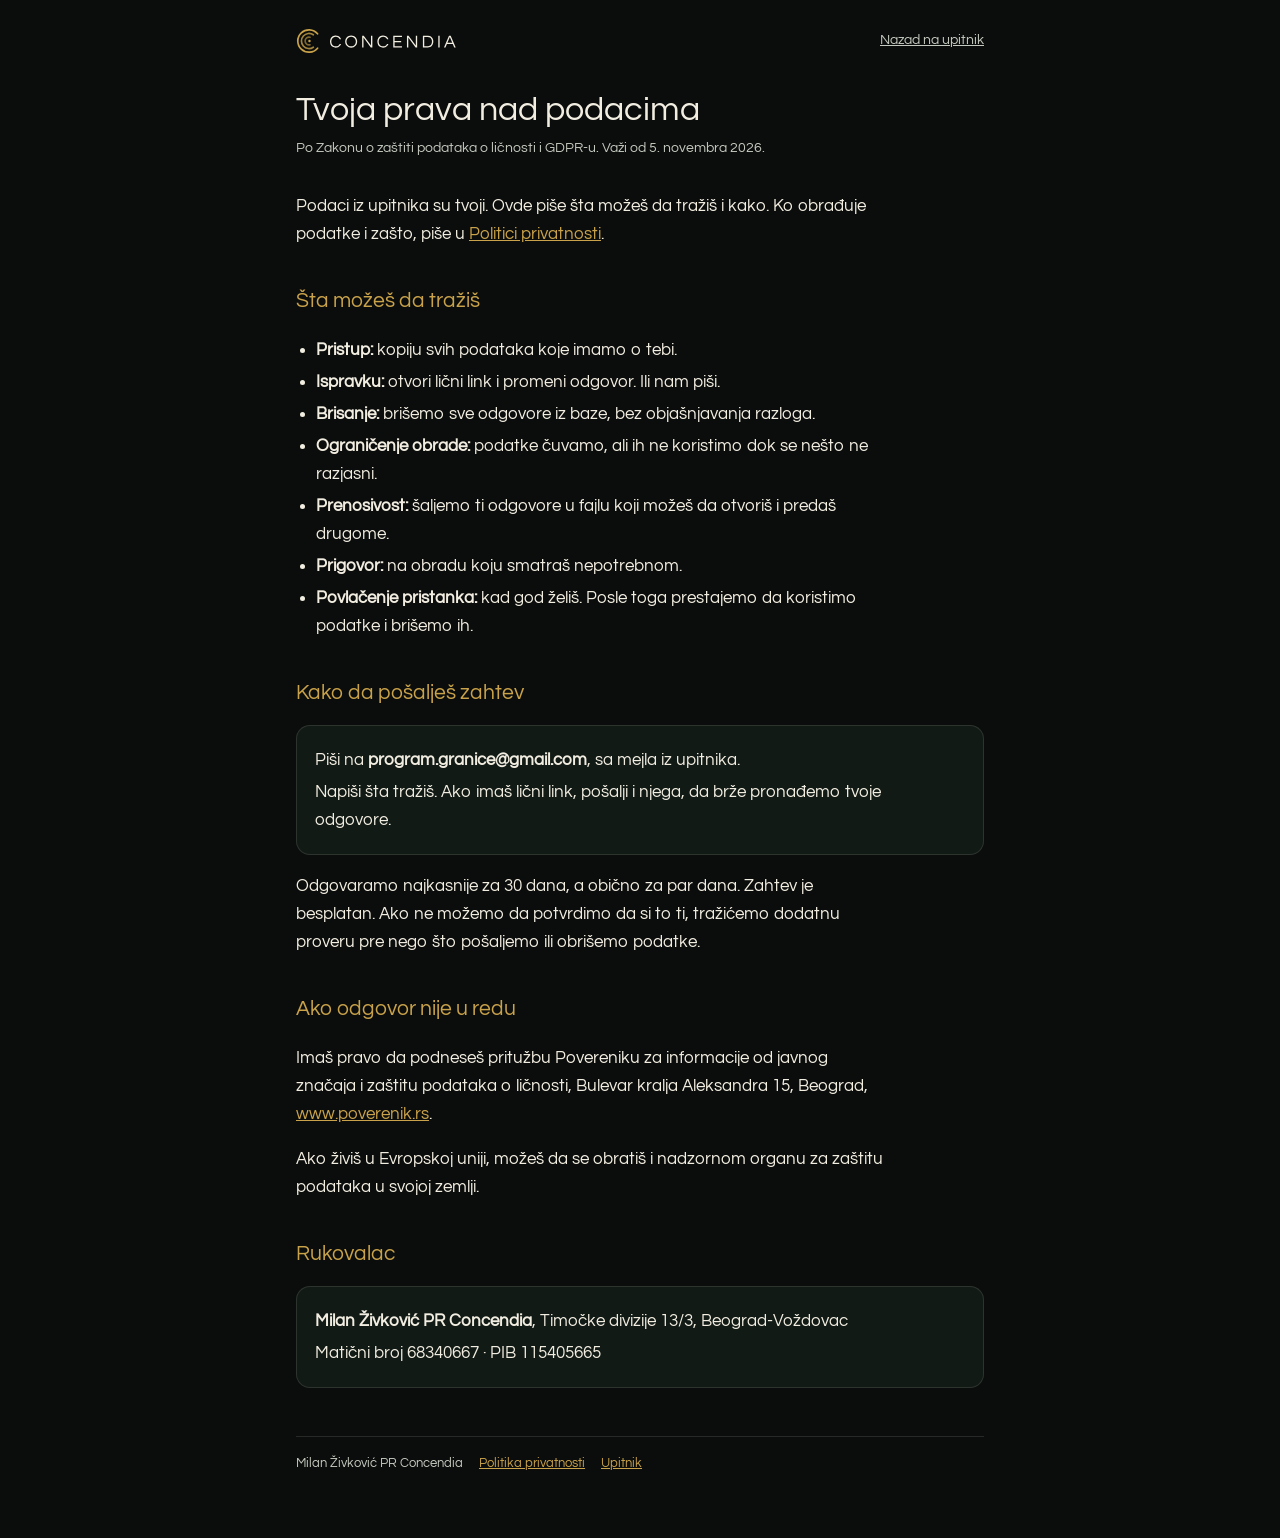
<file: gdpr.html>
<!doctype html><html lang="sr-Latn"><head><meta charset="utf-8"><meta name="viewport" content="width=device-width,initial-scale=1,viewport-fit=cover">
<title>Tvoja prava (GDPR) · Concendia</title><link rel="icon" href="brand/znak.svg" type="image/svg+xml"><link rel="stylesheet" href="legal.css"></head><body><div class="wrap">
<header><img src="brand/logo-svetli.svg" alt="Concendia"><a href="./">Nazad na upitnik</a></header>
<h1>Tvoja prava nad podacima</h1>
<p class="meta">Po Zakonu o zaštiti podataka o ličnosti i GDPR-u. Važi od 5. novembra 2026.</p>

<p>Podaci iz upitnika su tvoji. Ovde piše šta možeš da tražiš i kako. Ko obrađuje podatke i zašto, piše u <a href="privatnost.html">Politici privatnosti</a>.</p>

<h2>Šta možeš da tražiš</h2>
<ul>
<li><b>Pristup:</b> kopiju svih podataka koje imamo o tebi.</li>
<li><b>Ispravku:</b> otvori lični link i promeni odgovor. Ili nam piši.</li>
<li><b>Brisanje:</b> brišemo sve odgovore iz baze, bez objašnjavanja razloga.</li>
<li><b>Ograničenje obrade:</b> podatke čuvamo, ali ih ne koristimo dok se nešto ne razjasni.</li>
<li><b>Prenosivost:</b> šaljemo ti odgovore u fajlu koji možeš da otvoriš i predaš drugome.</li>
<li><b>Prigovor:</b> na obradu koju smatraš nepotrebnom.</li>
<li><b>Povlačenje pristanka:</b> kad god želiš. Posle toga prestajemo da koristimo podatke i brišemo ih.</li>
</ul>

<h2>Kako da pošalješ zahtev</h2>
<div class="box">
<p>Piši na <b>program.granice@gmail.com</b>, sa mejla iz upitnika.</p>
<p>Napiši šta tražiš. Ako imaš lični link, pošalji i njega, da brže pronađemo tvoje odgovore.</p>
</div>
<p>Odgovaramo najkasnije za 30 dana, a obično za par dana. Zahtev je besplatan. Ako ne možemo da potvrdimo da si to ti, tražićemo dodatnu proveru pre nego što pošaljemo ili obrišemo podatke.</p>

<h2>Ako odgovor nije u redu</h2>
<p>Imaš pravo da podneseš pritužbu Povereniku za informacije od javnog značaja i zaštitu podataka o ličnosti, Bulevar kralja Aleksandra 15, Beograd, <a href="https://www.poverenik.rs" target="_blank" rel="noopener">www.poverenik.rs</a>.</p>
<p>Ako živiš u Evropskoj uniji, možeš da se obratiš i nadzornom organu za zaštitu podataka u svojoj zemlji.</p>

<h2>Rukovalac</h2>
<div class="box">
<p><b>Milan Živković PR Concendia</b>, Timočke divizije 13/3, Beograd-Voždovac</p>
<p>Matični broj 68340667 · PIB 115405665</p>
</div>

<footer><span>Milan Živković PR Concendia</span><a href="privatnost.html">Politika privatnosti</a><a href="./">Upitnik</a></footer>
</div></body></html>
</file>
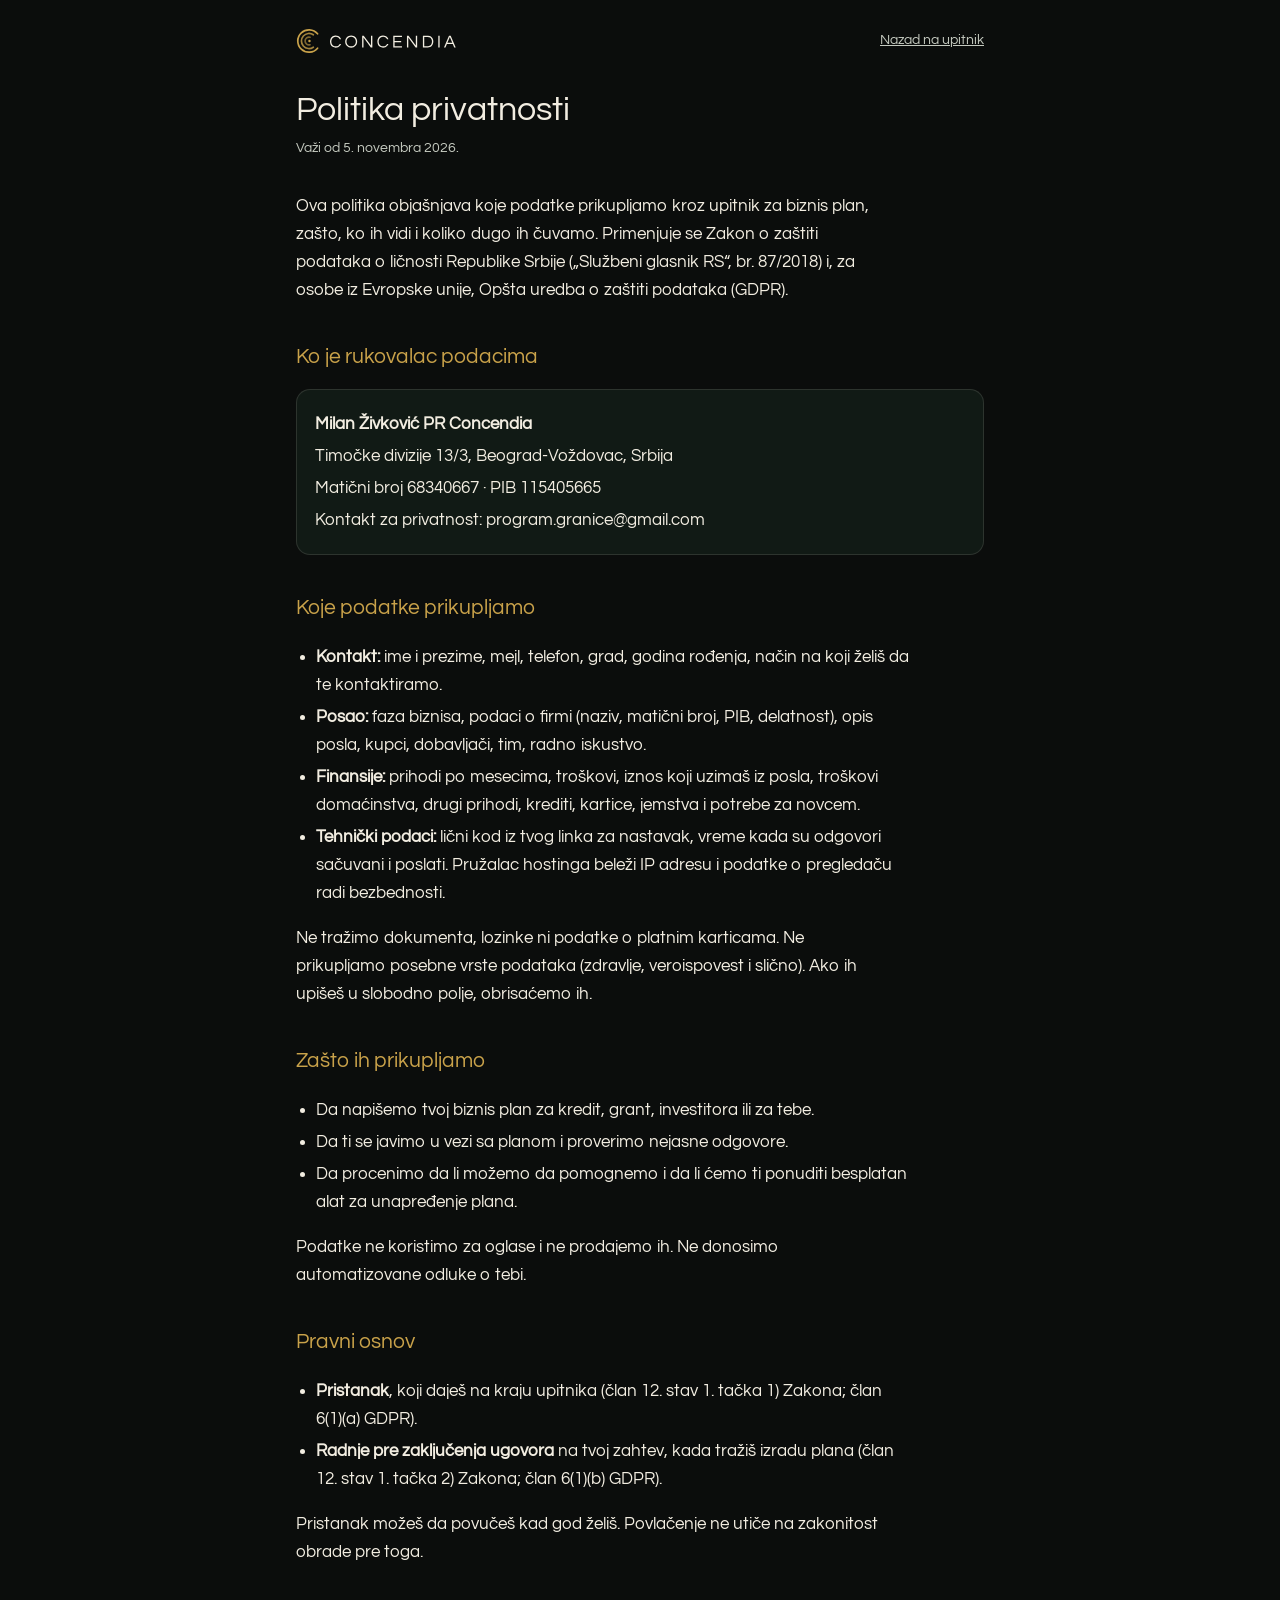
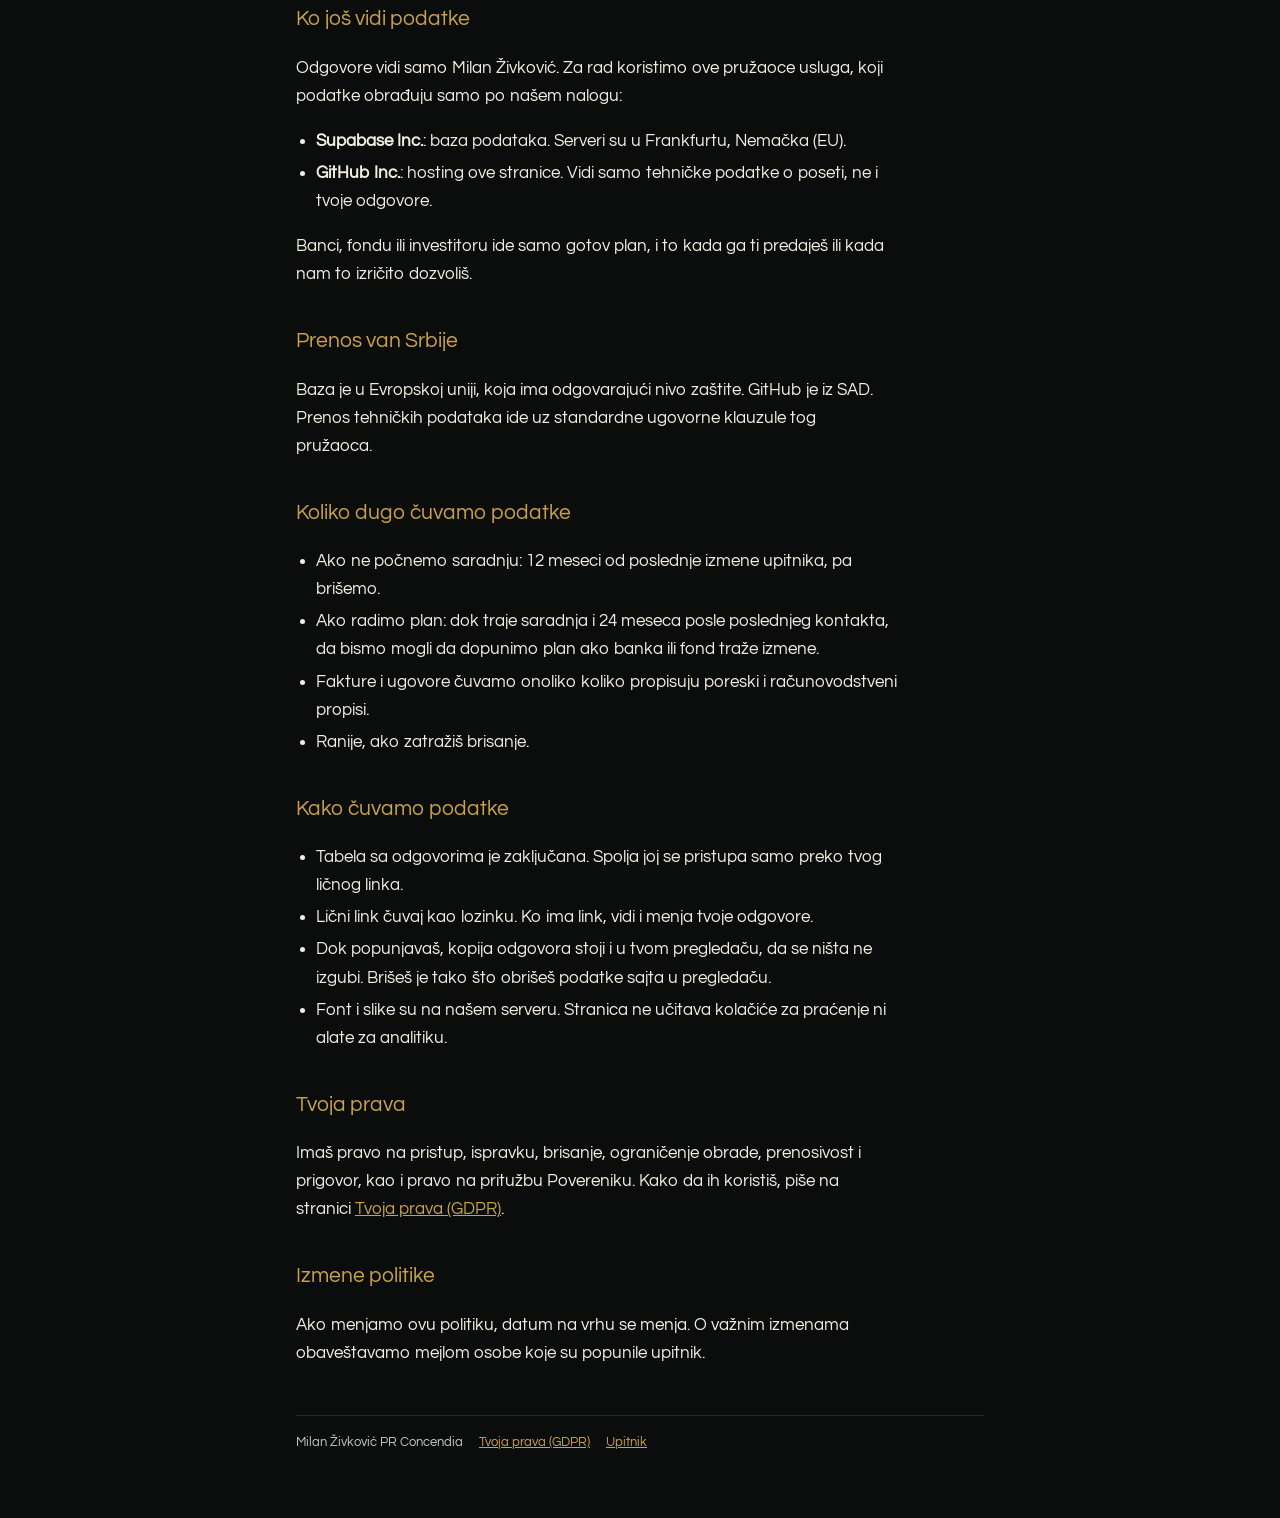
<file: privatnost.html>
<!doctype html><html lang="sr-Latn"><head><meta charset="utf-8"><meta name="viewport" content="width=device-width,initial-scale=1,viewport-fit=cover">
<title>Politika privatnosti · Concendia</title><link rel="icon" href="brand/znak.svg" type="image/svg+xml"><link rel="stylesheet" href="legal.css"></head><body><div class="wrap">
<header><img src="brand/logo-svetli.svg" alt="Concendia"><a href="./">Nazad na upitnik</a></header>
<h1>Politika privatnosti</h1>
<p class="meta">Važi od 5. novembra 2026.</p>

<p>Ova politika objašnjava koje podatke prikupljamo kroz upitnik za biznis plan, zašto, ko ih vidi i koliko dugo ih čuvamo. Primenjuje se Zakon o zaštiti podataka o ličnosti Republike Srbije („Službeni glasnik RS“, br. 87/2018) i, za osobe iz Evropske unije, Opšta uredba o zaštiti podataka (GDPR).</p>

<h2>Ko je rukovalac podacima</h2>
<div class="box">
<p><b>Milan Živković PR Concendia</b></p>
<p>Timočke divizije 13/3, Beograd-Voždovac, Srbija</p>
<p>Matični broj 68340667 · PIB 115405665</p>
<p>Kontakt za privatnost: program.granice@gmail.com</p>
</div>

<h2>Koje podatke prikupljamo</h2>
<ul>
<li><b>Kontakt:</b> ime i prezime, mejl, telefon, grad, godina rođenja, način na koji želiš da te kontaktiramo.</li>
<li><b>Posao:</b> faza biznisa, podaci o firmi (naziv, matični broj, PIB, delatnost), opis posla, kupci, dobavljači, tim, radno iskustvo.</li>
<li><b>Finansije:</b> prihodi po mesecima, troškovi, iznos koji uzimaš iz posla, troškovi domaćinstva, drugi prihodi, krediti, kartice, jemstva i potrebe za novcem.</li>
<li><b>Tehnički podaci:</b> lični kod iz tvog linka za nastavak, vreme kada su odgovori sačuvani i poslati. Pružalac hostinga beleži IP adresu i podatke o pregledaču radi bezbednosti.</li>
</ul>
<p>Ne tražimo dokumenta, lozinke ni podatke o platnim karticama. Ne prikupljamo posebne vrste podataka (zdravlje, veroispovest i slično). Ako ih upišeš u slobodno polje, obrisaćemo ih.</p>

<h2>Zašto ih prikupljamo</h2>
<ul>
<li>Da napišemo tvoj biznis plan za kredit, grant, investitora ili za tebe.</li>
<li>Da ti se javimo u vezi sa planom i proverimo nejasne odgovore.</li>
<li>Da procenimo da li možemo da pomognemo i da li ćemo ti ponuditi besplatan alat za unapređenje plana.</li>
</ul>
<p>Podatke ne koristimo za oglase i ne prodajemo ih. Ne donosimo automatizovane odluke o tebi.</p>

<h2>Pravni osnov</h2>
<ul>
<li><b>Pristanak</b>, koji daješ na kraju upitnika (član 12. stav 1. tačka 1) Zakona; član 6(1)(a) GDPR).</li>
<li><b>Radnje pre zaključenja ugovora</b> na tvoj zahtev, kada tražiš izradu plana (član 12. stav 1. tačka 2) Zakona; član 6(1)(b) GDPR).</li>
</ul>
<p>Pristanak možeš da povučeš kad god želiš. Povlačenje ne utiče na zakonitost obrade pre toga.</p>

<h2>Ko još vidi podatke</h2>
<p>Odgovore vidi samo Milan Živković. Za rad koristimo ove pružaoce usluga, koji podatke obrađuju samo po našem nalogu:</p>
<ul>
<li><b>Supabase Inc.</b>: baza podataka. Serveri su u Frankfurtu, Nemačka (EU).</li>
<li><b>GitHub Inc.</b>: hosting ove stranice. Vidi samo tehničke podatke o poseti, ne i tvoje odgovore.</li>
</ul>
<p>Banci, fondu ili investitoru ide samo gotov plan, i to kada ga ti predaješ ili kada nam to izričito dozvoliš.</p>

<h2>Prenos van Srbije</h2>
<p>Baza je u Evropskoj uniji, koja ima odgovarajući nivo zaštite. GitHub je iz SAD. Prenos tehničkih podataka ide uz standardne ugovorne klauzule tog pružaoca.</p>

<h2>Koliko dugo čuvamo podatke</h2>
<ul>
<li>Ako ne počnemo saradnju: 12 meseci od poslednje izmene upitnika, pa brišemo.</li>
<li>Ako radimo plan: dok traje saradnja i 24 meseca posle poslednjeg kontakta, da bismo mogli da dopunimo plan ako banka ili fond traže izmene.</li>
<li>Fakture i ugovore čuvamo onoliko koliko propisuju poreski i računovodstveni propisi.</li>
<li>Ranije, ako zatražiš brisanje.</li>
</ul>

<h2>Kako čuvamo podatke</h2>
<ul>
<li>Tabela sa odgovorima je zaključana. Spolja joj se pristupa samo preko tvog ličnog linka.</li>
<li>Lični link čuvaj kao lozinku. Ko ima link, vidi i menja tvoje odgovore.</li>
<li>Dok popunjavaš, kopija odgovora stoji i u tvom pregledaču, da se ništa ne izgubi. Brišeš je tako što obrišeš podatke sajta u pregledaču.</li>
<li>Font i slike su na našem serveru. Stranica ne učitava kolačiće za praćenje ni alate za analitiku.</li>
</ul>

<h2>Tvoja prava</h2>
<p>Imaš pravo na pristup, ispravku, brisanje, ograničenje obrade, prenosivost i prigovor, kao i pravo na pritužbu Povereniku. Kako da ih koristiš, piše na stranici <a href="gdpr.html">Tvoja prava (GDPR)</a>.</p>

<h2>Izmene politike</h2>
<p>Ako menjamo ovu politiku, datum na vrhu se menja. O važnim izmenama obaveštavamo mejlom osobe koje su popunile upitnik.</p>

<footer><span>Milan Živković PR Concendia</span><a href="gdpr.html">Tvoja prava (GDPR)</a><a href="./">Upitnik</a></footer>
</div></body></html>
</file>
<file: legal.css>
@font-face{font-family:"Questrial";font-display:swap;src:url(fonts/questrial-latin-ext.woff2) format("woff2");unicode-range:U+0100-02BA,U+1E00-1EFF}
@font-face{font-family:"Questrial";font-display:swap;src:url(fonts/questrial-latin.woff2) format("woff2");unicode-range:U+0000-00FF,U+2000-206F,U+20AC}
:root{color-scheme:dark;--bg:#0B0D0C;--card:#111A15;--ink:#F2EDE1;--ink2:#C4C9BF;--line:rgba(242,237,225,.12);--gold:#C9A24A}
*{box-sizing:border-box}
body{margin:0;background:var(--bg);color:var(--ink);font-family:"Questrial","Century Gothic","Avenir Next",system-ui,sans-serif;font-size:17px;line-height:1.65;-webkit-font-smoothing:antialiased}
.wrap{max-width:720px;margin:0 auto;padding-block:28px 64px;padding-left:max(16px,env(safe-area-inset-left,0px));padding-right:max(16px,env(safe-area-inset-right,0px))}
header{display:flex;justify-content:space-between;align-items:center;gap:12px;flex-wrap:wrap;margin-bottom:36px}
header img{height:26px;width:auto}
header a{color:var(--ink2);font-size:14px}
h1{font-weight:400;font-size:34px;line-height:1.2;margin:0 0 6px;text-wrap:balance}
.meta{color:var(--ink2);font-size:14px;margin:0 0 32px}
h2{font-weight:400;font-size:21px;color:var(--gold);margin:36px 0 8px}
p,li{max-width:66ch;color:var(--ink)}
ul{padding-left:20px}
li{margin:4px 0}
a{color:var(--gold)}
.box{background:var(--card);border:1px solid var(--line);border-radius:14px;padding:16px 18px;margin:14px 0}
.box p{margin:4px 0}
footer{margin-top:48px;padding-top:16px;border-top:1px solid var(--line);font-size:13px;color:var(--ink2);display:flex;gap:16px;flex-wrap:wrap}
</file>
